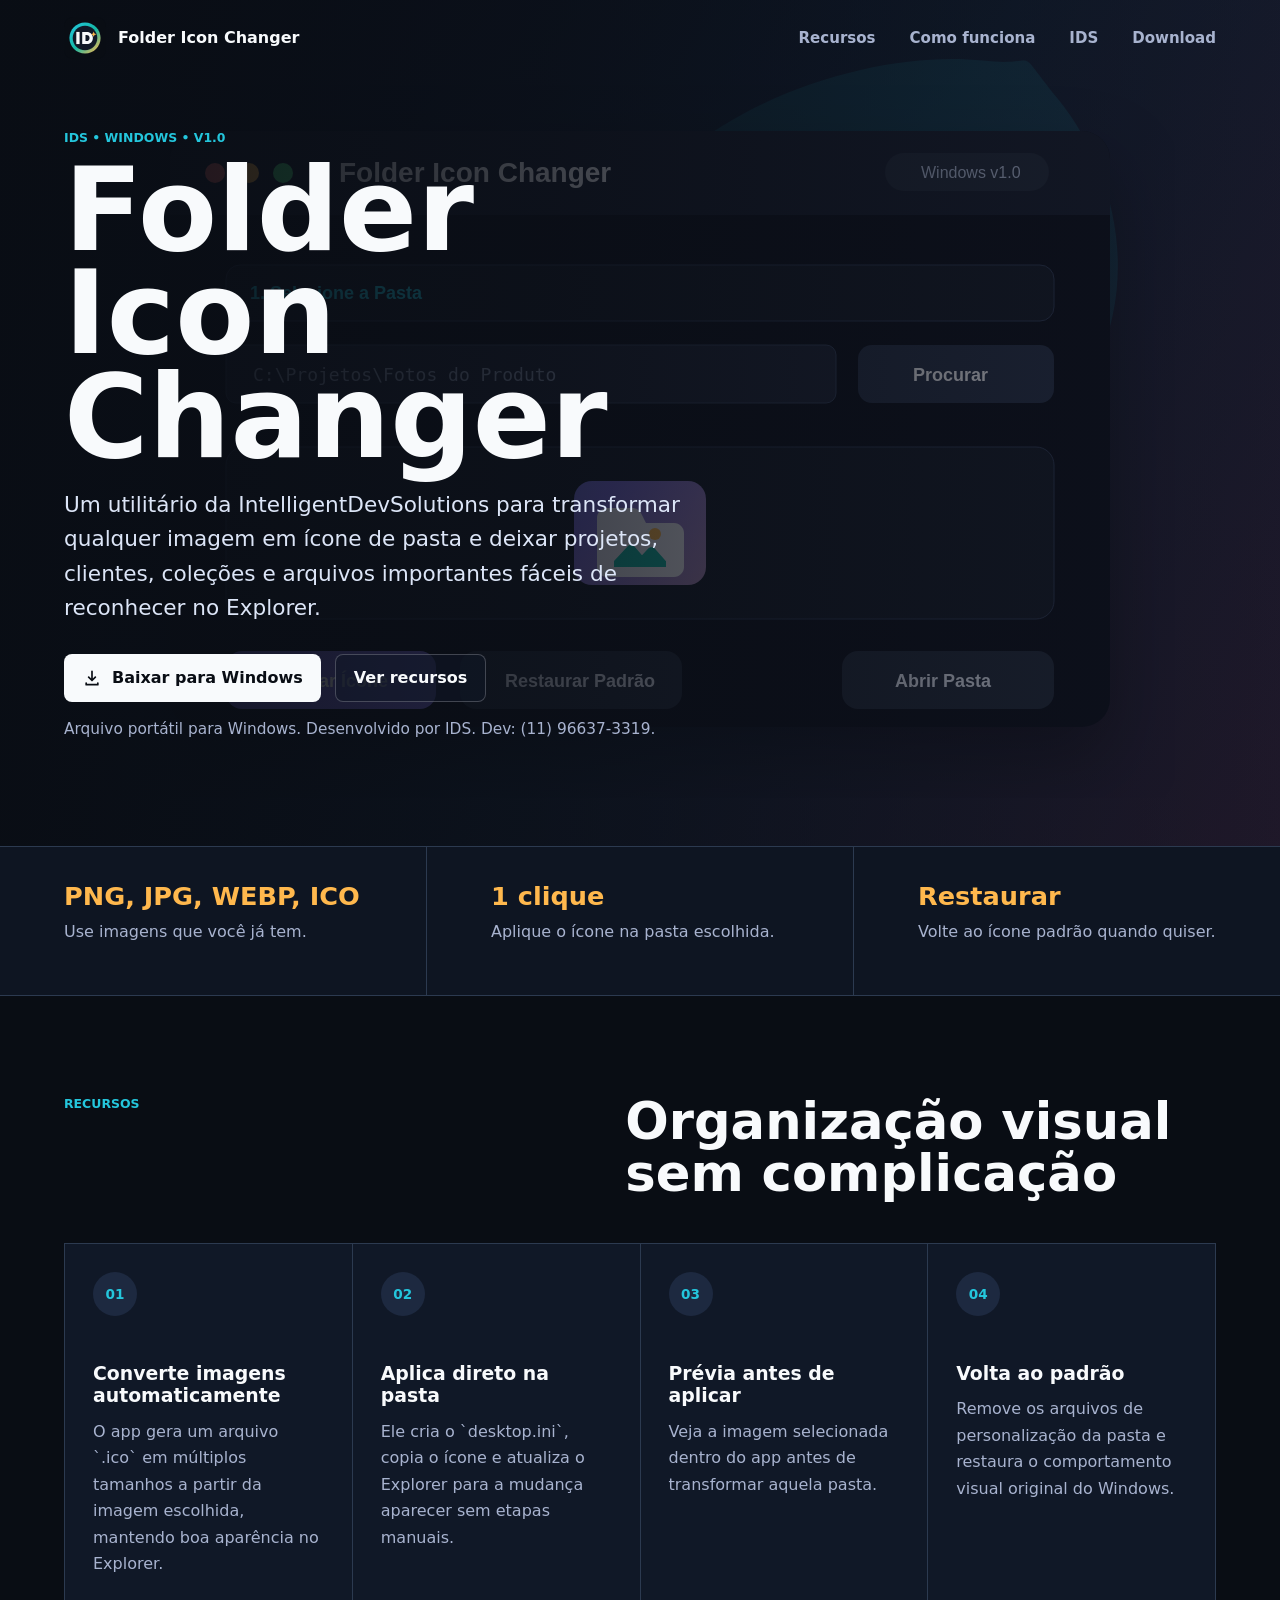
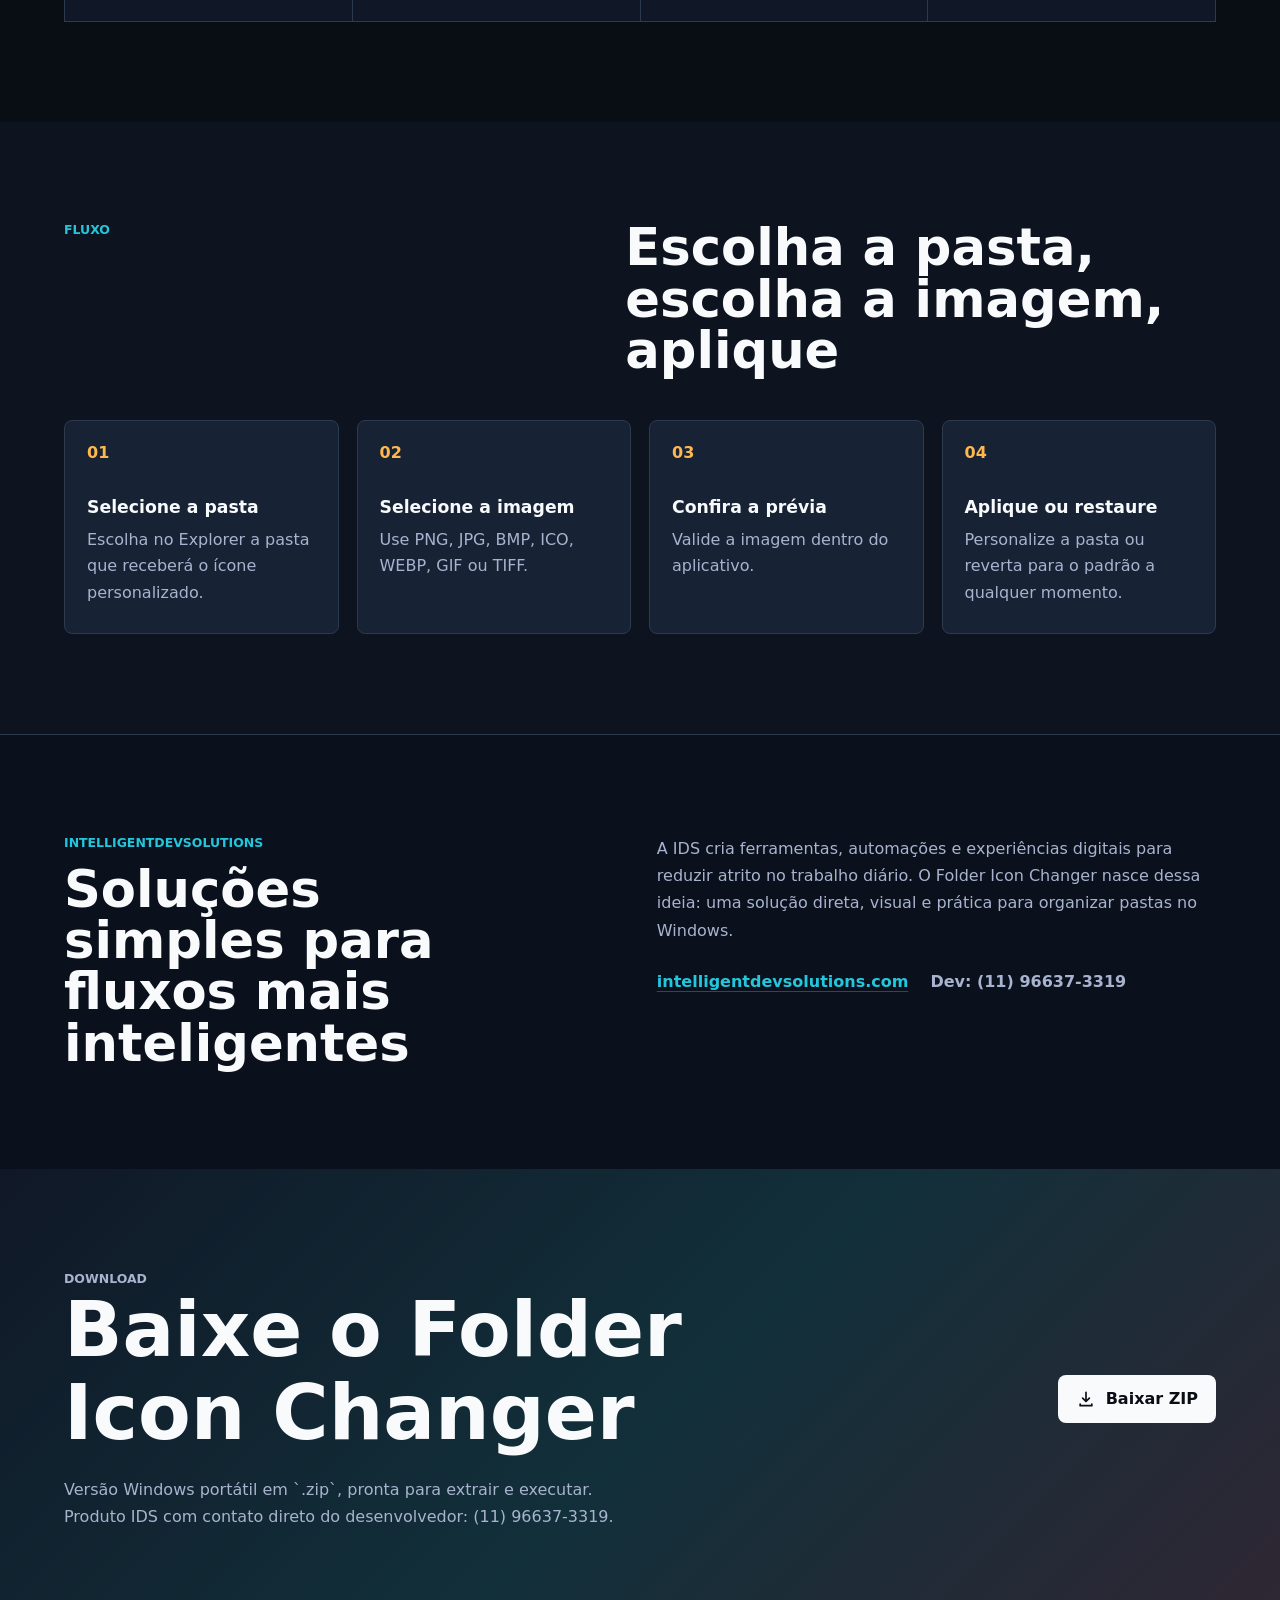
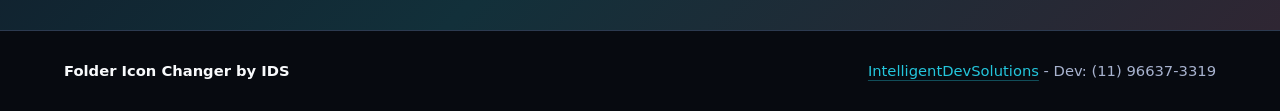
<file: index.html>
<!doctype html>
<html lang="pt-BR">
  <head>
    <meta charset="utf-8">
    <meta name="viewport" content="width=device-width, initial-scale=1">
    <meta http-equiv="refresh" content="0; url=./landing/">
    <title>Folder Icon Changer by IDS</title>
    <link rel="canonical" href="./landing/">
    <script>
      window.location.replace("./landing/");
    </script>
  </head>
  <body>
    <p>
      Redirecionando para
      <a href="./landing/">Folder Icon Changer by IDS</a>.
    </p>
  </body>
</html>
</file>
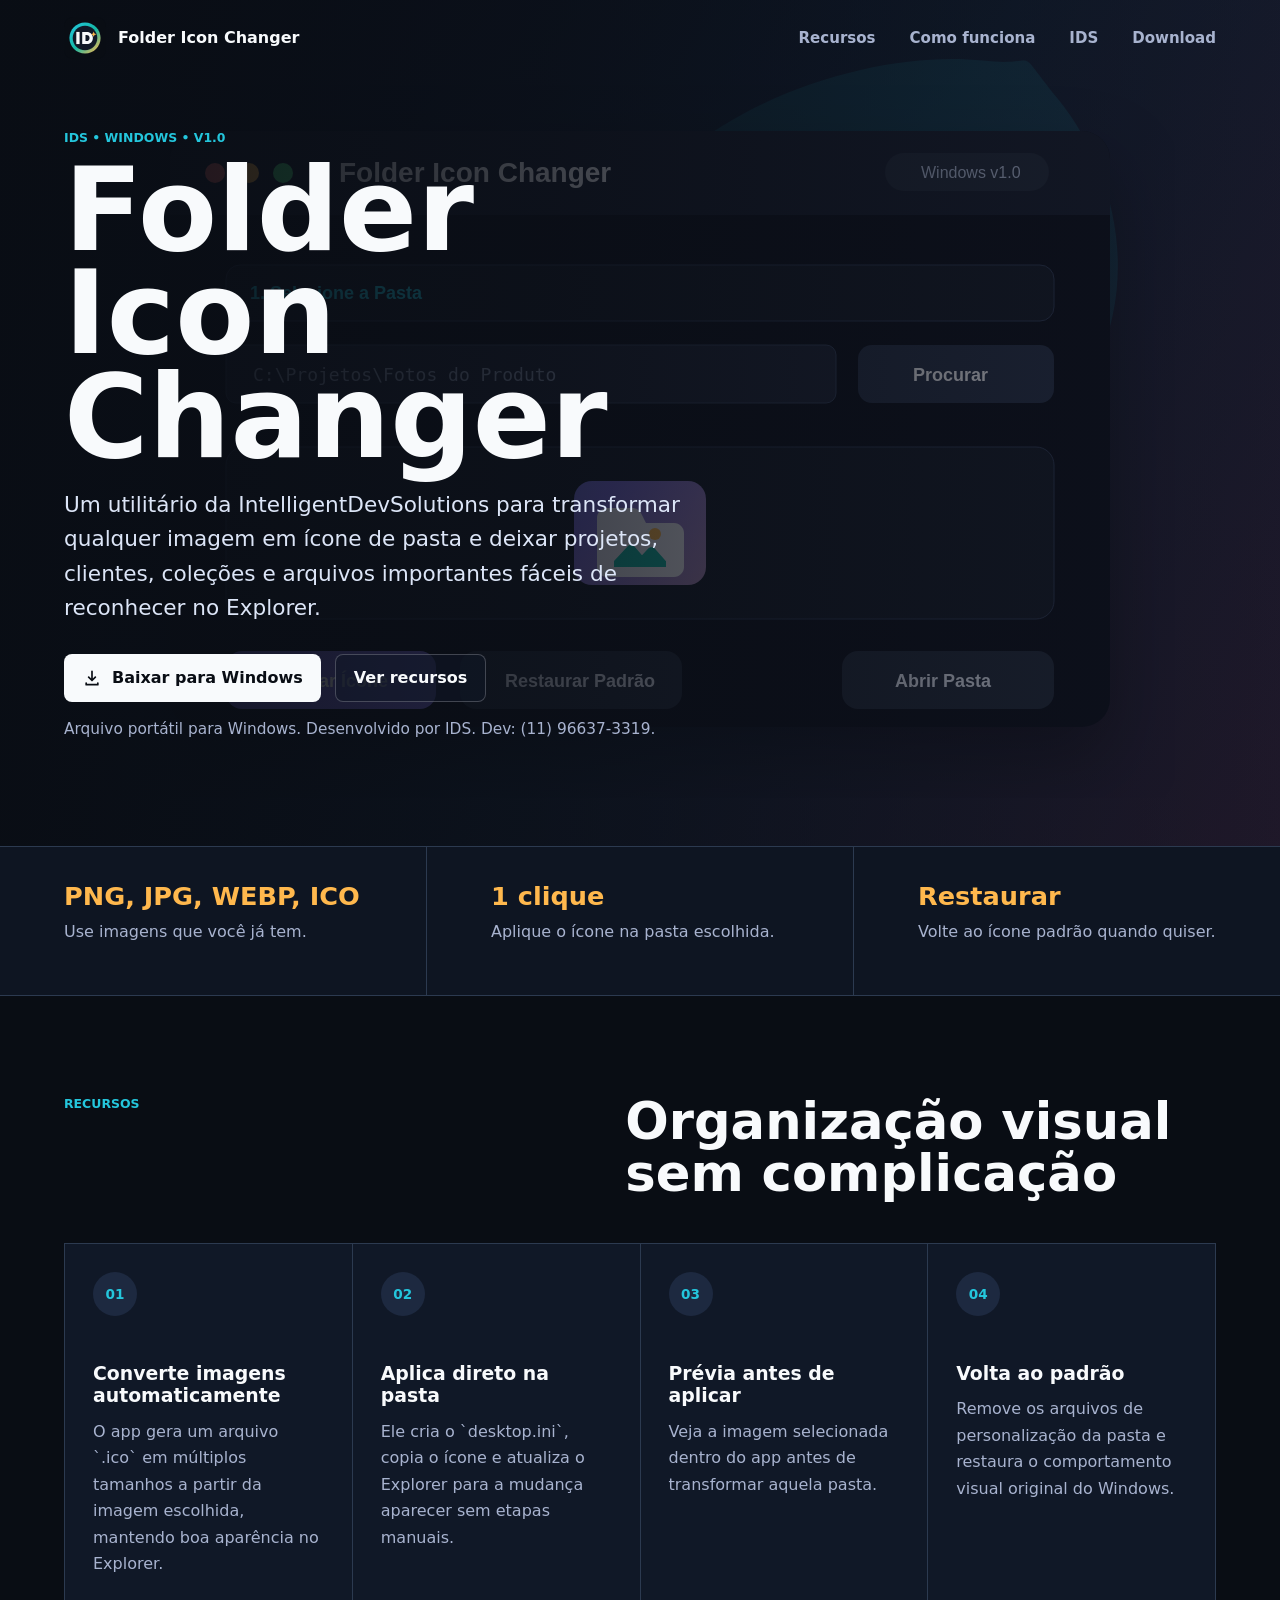
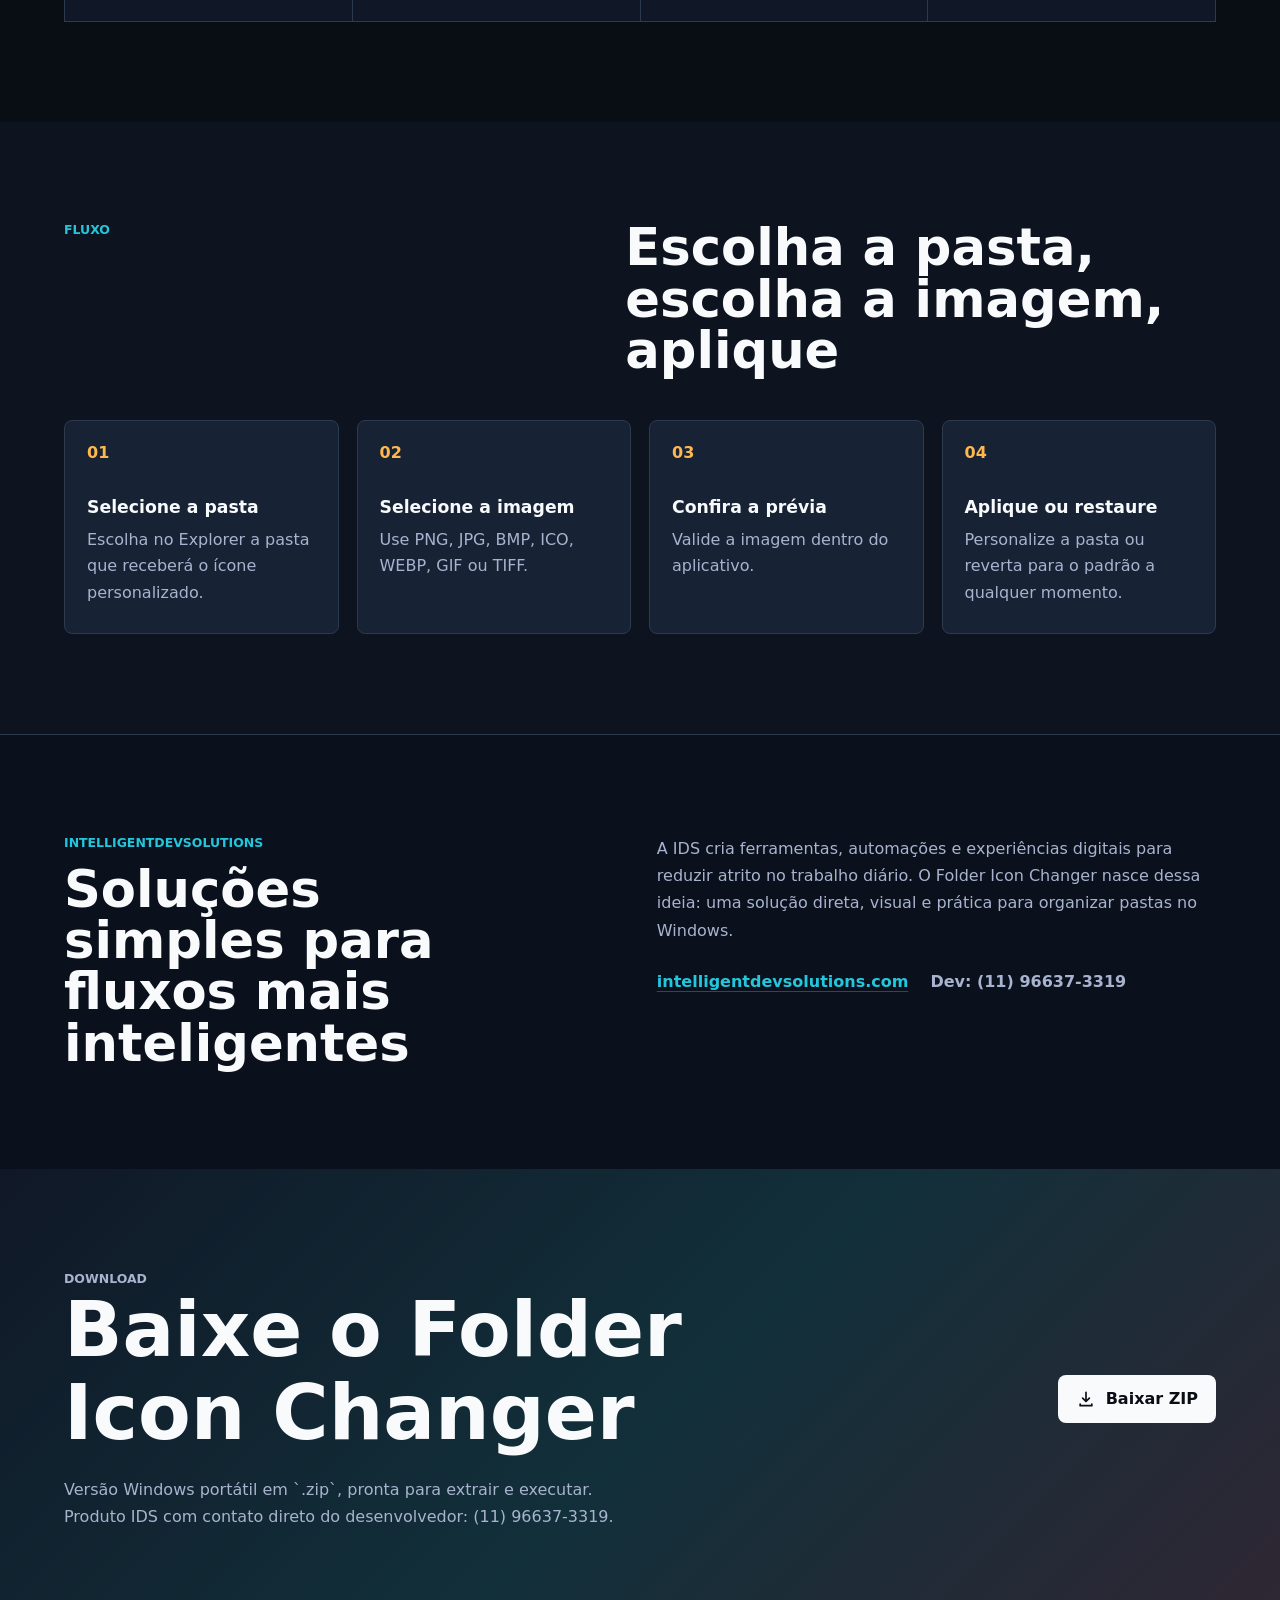
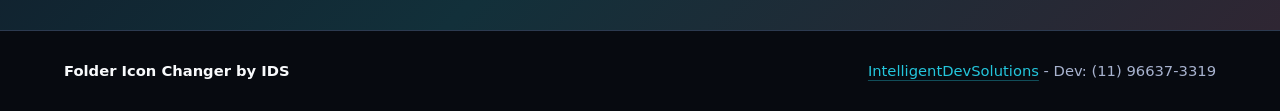
<file: landing/index.html>
<!doctype html>
<html lang="pt-BR">
  <head>
    <meta charset="utf-8">
    <meta name="viewport" content="width=device-width, initial-scale=1">
    <meta name="description" content="Folder Icon Changer é um aplicativo da IDS para trocar ícones de pastas no Windows usando PNG, JPG, WEBP, ICO e outros formatos.">
    <title>Folder Icon Changer by IDS - personalize suas pastas no Windows</title>
    <link rel="icon" href="assets/logo.svg" type="image/svg+xml">
    <link rel="stylesheet" href="styles.css">
  </head>
  <body>
    <header class="site-header" data-elevated="false">
      <a class="brand" href="#top" aria-label="Folder Icon Changer">
        <img src="assets/logo.svg" alt="" width="42" height="42">
        <span>Folder Icon Changer</span>
      </a>
      <nav aria-label="Navegação principal">
        <a href="#features">Recursos</a>
        <a href="#how">Como funciona</a>
        <a href="#ids">IDS</a>
        <a href="#download">Download</a>
      </nav>
    </header>

    <main id="top">
      <section class="hero">
        <div class="hero-media" aria-hidden="true">
          <img src="assets/app-preview.svg" alt="">
        </div>
        <div class="hero-content">
          <p class="eyebrow">IDS • Windows • v1.0</p>
          <h1>Folder Icon Changer</h1>
          <p class="hero-copy">Um utilitário da IntelligentDevSolutions para transformar qualquer imagem em ícone de pasta e deixar projetos, clientes, coleções e arquivos importantes fáceis de reconhecer no Explorer.</p>
          <div class="hero-actions">
            <a class="button primary" href="../dist/FolderIconChanger-Windows-v1.0.zip" download>
              <svg viewBox="0 0 24 24" aria-hidden="true"><path d="M12 3a1 1 0 0 1 1 1v8.59l2.3-2.3a1 1 0 1 1 1.4 1.42l-4 4a1 1 0 0 1-1.4 0l-4-4a1 1 0 1 1 1.4-1.42l2.3 2.3V4a1 1 0 0 1 1-1Zm-7 14a1 1 0 0 1 1 1v1h12v-1a1 1 0 1 1 2 0v2a1 1 0 0 1-1 1H5a1 1 0 0 1-1-1v-2a1 1 0 0 1 1-1Z"/></svg>
              Baixar para Windows
            </a>
            <a class="button secondary" href="#features">Ver recursos</a>
          </div>
          <p class="download-note">Arquivo portátil para Windows. Desenvolvido por IDS. Dev: (11) 96637-3319.</p>
        </div>
      </section>

      <section class="intro" aria-label="Resumo do aplicativo">
        <div>
          <span class="stat">PNG, JPG, WEBP, ICO</span>
          <p>Use imagens que você já tem.</p>
        </div>
        <div>
          <span class="stat">1 clique</span>
          <p>Aplique o ícone na pasta escolhida.</p>
        </div>
        <div>
          <span class="stat">Restaurar</span>
          <p>Volte ao ícone padrão quando quiser.</p>
        </div>
      </section>

      <section class="section" id="features">
        <div class="section-heading">
          <p class="eyebrow">Recursos</p>
          <h2>Organização visual sem complicação</h2>
        </div>
        <div class="feature-grid">
          <article class="feature">
            <span class="feature-icon">01</span>
            <h3>Converte imagens automaticamente</h3>
            <p>O app gera um arquivo `.ico` em múltiplos tamanhos a partir da imagem escolhida, mantendo boa aparência no Explorer.</p>
          </article>
          <article class="feature">
            <span class="feature-icon">02</span>
            <h3>Aplica direto na pasta</h3>
            <p>Ele cria o `desktop.ini`, copia o ícone e atualiza o Explorer para a mudança aparecer sem etapas manuais.</p>
          </article>
          <article class="feature">
            <span class="feature-icon">03</span>
            <h3>Prévia antes de aplicar</h3>
            <p>Veja a imagem selecionada dentro do app antes de transformar aquela pasta.</p>
          </article>
          <article class="feature">
            <span class="feature-icon">04</span>
            <h3>Volta ao padrão</h3>
            <p>Remove os arquivos de personalização da pasta e restaura o comportamento visual original do Windows.</p>
          </article>
        </div>
      </section>

      <section class="walkthrough" id="how">
        <div class="section-heading">
          <p class="eyebrow">Fluxo</p>
          <h2>Escolha a pasta, escolha a imagem, aplique</h2>
        </div>
        <ol class="steps">
          <li><strong>Selecione a pasta</strong><span>Escolha no Explorer a pasta que receberá o ícone personalizado.</span></li>
          <li><strong>Selecione a imagem</strong><span>Use PNG, JPG, BMP, ICO, WEBP, GIF ou TIFF.</span></li>
          <li><strong>Confira a prévia</strong><span>Valide a imagem dentro do aplicativo.</span></li>
          <li><strong>Aplique ou restaure</strong><span>Personalize a pasta ou reverta para o padrão a qualquer momento.</span></li>
        </ol>
      </section>

      <section class="ids-band" id="ids">
        <div>
          <p class="eyebrow">IntelligentDevSolutions</p>
          <h2>Soluções simples para fluxos mais inteligentes</h2>
        </div>
        <div class="ids-copy">
          <p>A IDS cria ferramentas, automações e experiências digitais para reduzir atrito no trabalho diário. O Folder Icon Changer nasce dessa ideia: uma solução direta, visual e prática para organizar pastas no Windows.</p>
          <div class="ids-links">
            <a class="text-link" href="https://intelligentdevsolutions.com/" target="_blank" rel="noopener noreferrer">intelligentdevsolutions.com</a>
            <span>Dev: (11) 96637-3319</span>
          </div>
        </div>
      </section>

      <section class="download" id="download">
        <div>
          <p class="eyebrow">Download</p>
          <h2>Baixe o Folder Icon Changer</h2>
          <p>Versão Windows portátil em `.zip`, pronta para extrair e executar. Produto IDS com contato direto do desenvolvedor: (11) 96637-3319.</p>
        </div>
        <a class="button primary" href="../dist/FolderIconChanger-Windows-v1.0.zip" download>
          <svg viewBox="0 0 24 24" aria-hidden="true"><path d="M12 3a1 1 0 0 1 1 1v8.59l2.3-2.3a1 1 0 1 1 1.4 1.42l-4 4a1 1 0 0 1-1.4 0l-4-4a1 1 0 1 1 1.4-1.42l2.3 2.3V4a1 1 0 0 1 1-1Zm-7 14a1 1 0 0 1 1 1v1h12v-1a1 1 0 1 1 2 0v2a1 1 0 0 1-1 1H5a1 1 0 0 1-1-1v-2a1 1 0 0 1 1-1Z"/></svg>
          Baixar ZIP
        </a>
      </section>
    </main>

    <footer>
      <span>Folder Icon Changer by IDS</span>
      <span><a href="https://intelligentdevsolutions.com/" target="_blank" rel="noopener noreferrer">IntelligentDevSolutions</a> - Dev: (11) 96637-3319</span>
    </footer>

    <script src="script.js"></script>
  </body>
</html>
</file>
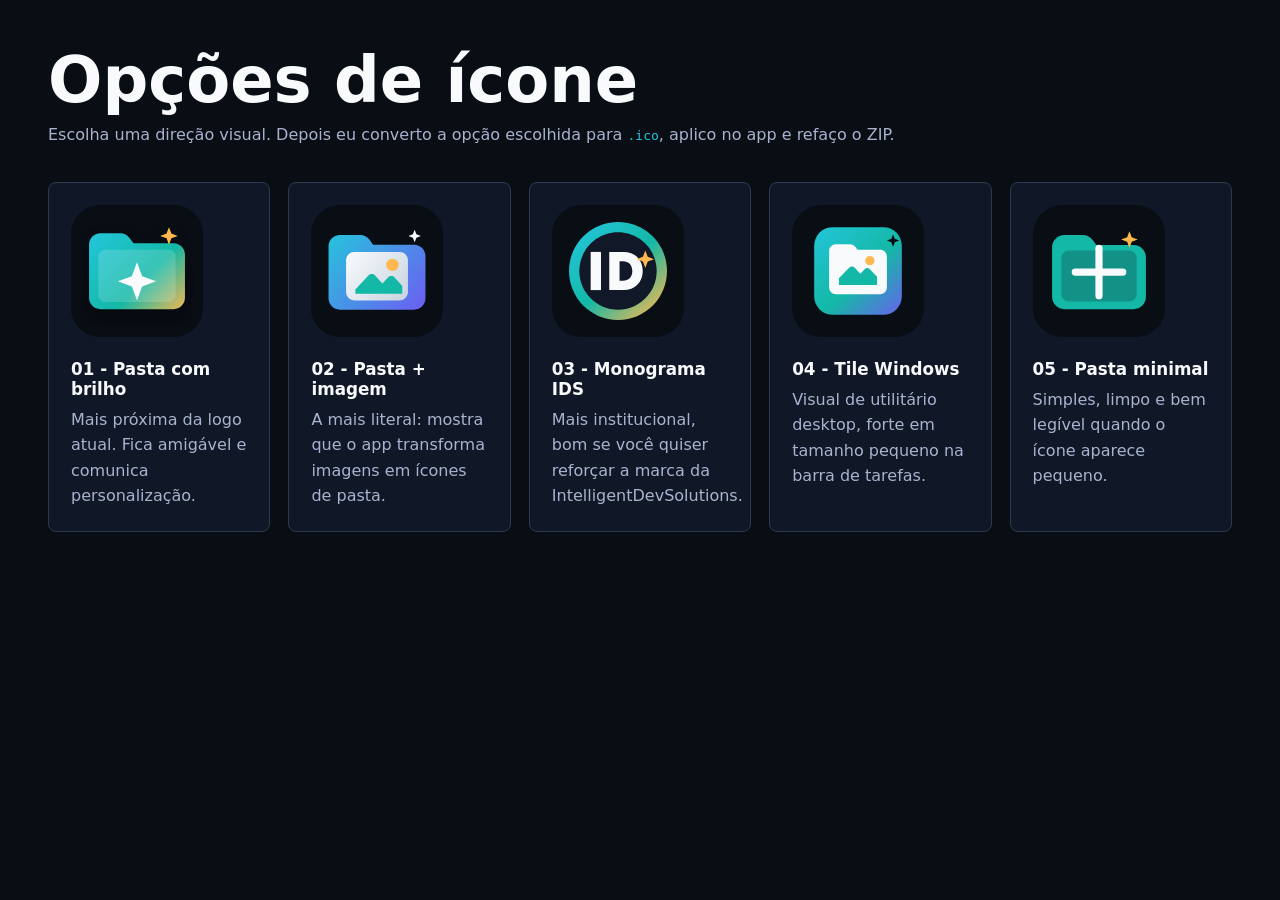
<file: branding/icon-options/index.html>
<!doctype html>
<html lang="pt-BR">
  <head>
    <meta charset="utf-8">
    <meta name="viewport" content="width=device-width, initial-scale=1">
    <title>Opções de ícone - Folder Icon Changer</title>
    <style>
      :root {
        color-scheme: dark;
        font-family: Inter, ui-sans-serif, system-ui, -apple-system, BlinkMacSystemFont, "Segoe UI", sans-serif;
        background: #090d14;
        color: #f8fafc;
      }

      body {
        margin: 0;
        padding: 48px;
      }

      h1 {
        margin: 0 0 10px;
        font-size: clamp(2rem, 5vw, 4rem);
        line-height: 1;
      }

      p {
        margin: 0;
        color: #a8b3cf;
        line-height: 1.6;
      }

      .grid {
        display: grid;
        grid-template-columns: repeat(auto-fit, minmax(210px, 1fr));
        gap: 18px;
        margin-top: 34px;
      }

      article {
        padding: 22px;
        border: 1px solid #2c3a50;
        border-radius: 8px;
        background: #101827;
      }

      img {
        display: block;
        width: 132px;
        height: 132px;
        margin-bottom: 22px;
      }

      h2 {
        margin: 0 0 8px;
        font-size: 1.05rem;
      }

      code {
        color: #24c6dc;
      }
    </style>
  </head>
  <body>
    <h1>Opções de ícone</h1>
    <p>Escolha uma direção visual. Depois eu converto a opção escolhida para <code>.ico</code>, aplico no app e refaço o ZIP.</p>
    <section class="grid">
      <article>
        <img src="option-01-folder-spark.svg" alt="Opção 1">
        <h2>01 - Pasta com brilho</h2>
        <p>Mais próxima da logo atual. Fica amigável e comunica personalização.</p>
      </article>
      <article>
        <img src="option-02-image-folder.svg" alt="Opção 2">
        <h2>02 - Pasta + imagem</h2>
        <p>A mais literal: mostra que o app transforma imagens em ícones de pasta.</p>
      </article>
      <article>
        <img src="option-03-ids-monogram.svg" alt="Opção 3">
        <h2>03 - Monograma IDS</h2>
        <p>Mais institucional, bom se você quiser reforçar a marca da IntelligentDevSolutions.</p>
      </article>
      <article>
        <img src="option-04-windows-tile.svg" alt="Opção 4">
        <h2>04 - Tile Windows</h2>
        <p>Visual de utilitário desktop, forte em tamanho pequeno na barra de tarefas.</p>
      </article>
      <article>
        <img src="option-05-minimal-folder.svg" alt="Opção 5">
        <h2>05 - Pasta minimal</h2>
        <p>Simples, limpo e bem legível quando o ícone aparece pequeno.</p>
      </article>
    </section>
  </body>
</html>
</file>
<file: landing/styles.css>
:root {
  color-scheme: dark;
  --ink: #f8fafc;
  --muted: #a8b3cf;
  --dim: #72809f;
  --bg: #090d14;
  --panel: #101827;
  --panel-2: #172235;
  --line: #2c3a50;
  --violet: #6d5df2;
  --cyan: #24c6dc;
  --teal: #14b8a6;
  --amber: #ffb84d;
  --danger: #f87171;
  font-family: Inter, ui-sans-serif, system-ui, -apple-system, BlinkMacSystemFont, "Segoe UI", sans-serif;
}

* {
  box-sizing: border-box;
}

html {
  scroll-behavior: smooth;
}

body {
  margin: 0;
  min-width: 320px;
  background: #090d14;
  color: var(--ink);
}

a {
  color: inherit;
  text-decoration: none;
}

.site-header {
  position: fixed;
  z-index: 10;
  top: 0;
  left: 0;
  right: 0;
  display: flex;
  align-items: center;
  justify-content: space-between;
  gap: 24px;
  height: 76px;
  padding: 0 clamp(20px, 5vw, 72px);
  transition: background 180ms ease, border-color 180ms ease;
  border-bottom: 1px solid transparent;
}

.site-header[data-elevated="true"] {
  background: rgba(9, 13, 20, 0.9);
  border-color: rgba(168, 179, 207, 0.16);
  backdrop-filter: blur(18px);
}

.brand {
  display: inline-flex;
  align-items: center;
  gap: 12px;
  font-weight: 800;
  white-space: nowrap;
}

.brand img {
  width: 42px;
  height: 42px;
}

nav {
  display: flex;
  align-items: center;
  gap: clamp(12px, 3vw, 34px);
  color: var(--muted);
  font-size: 0.94rem;
  font-weight: 650;
}

nav a:hover {
  color: var(--ink);
}

.hero {
  position: relative;
  min-height: 94vh;
  display: grid;
  align-items: end;
  padding: 116px clamp(20px, 5vw, 72px) 72px;
  overflow: hidden;
  isolation: isolate;
}

.hero::after {
  content: "";
  position: absolute;
  inset: 0;
  z-index: -1;
  background: linear-gradient(90deg, rgba(9, 13, 20, 0.96) 0%, rgba(9, 13, 20, 0.74) 42%, rgba(9, 13, 20, 0.28) 100%);
}

.hero-media {
  position: absolute;
  inset: 0;
  z-index: -2;
}

.hero-media img {
  width: 100%;
  height: 100%;
  object-fit: cover;
  object-position: center right;
  opacity: 0.88;
}

.hero-content {
  width: min(680px, 100%);
  padding-bottom: 4vh;
}

.eyebrow {
  margin: 0 0 14px;
  color: var(--cyan);
  font-size: 0.78rem;
  font-weight: 850;
  letter-spacing: 0;
  text-transform: uppercase;
}

h1,
h2,
h3,
p {
  margin-top: 0;
}

h1 {
  max-width: 11ch;
  margin-bottom: 18px;
  font-size: clamp(3.8rem, 9vw, 7.8rem);
  line-height: 0.9;
  letter-spacing: 0;
}

h2 {
  margin-bottom: 0;
  font-size: clamp(2rem, 4vw, 4.25rem);
  line-height: 1;
  letter-spacing: 0;
}

h3 {
  margin-bottom: 12px;
  font-size: 1.18rem;
  line-height: 1.2;
}

.hero-copy {
  max-width: 60ch;
  margin-bottom: 28px;
  color: #dce5f7;
  font-size: clamp(1.05rem, 2vw, 1.35rem);
  line-height: 1.6;
}

.hero-actions,
.download {
  display: flex;
  align-items: center;
  gap: 14px;
  flex-wrap: wrap;
}

.button {
  display: inline-flex;
  align-items: center;
  justify-content: center;
  min-height: 48px;
  gap: 10px;
  border-radius: 8px;
  padding: 0 18px;
  font-weight: 800;
  line-height: 1;
  transition: transform 160ms ease, background 160ms ease, border-color 160ms ease;
}

.button:hover {
  transform: translateY(-2px);
}

.button svg {
  width: 20px;
  height: 20px;
  fill: currentColor;
  flex: 0 0 auto;
}

.primary {
  background: var(--ink);
  color: #090d14;
}

.secondary {
  border: 1px solid rgba(248, 250, 252, 0.22);
  color: var(--ink);
  background: rgba(16, 24, 39, 0.58);
}

.download-note {
  margin: 18px 0 0;
  color: var(--muted);
  font-size: 0.96rem;
}

.intro {
  display: grid;
  grid-template-columns: repeat(3, minmax(0, 1fr));
  gap: 1px;
  background: var(--line);
  border-top: 1px solid var(--line);
  border-bottom: 1px solid var(--line);
}

.intro > div {
  min-height: 142px;
  padding: 34px clamp(20px, 5vw, 72px);
  background: #0e1522;
}

.stat {
  display: block;
  margin-bottom: 8px;
  color: var(--amber);
  font-size: clamp(1.35rem, 2vw, 2rem);
  font-weight: 850;
}

.intro p,
.feature p,
.steps span,
.download p,
footer {
  color: var(--muted);
  line-height: 1.65;
}

.section,
.walkthrough,
.ids-band,
.download {
  padding: 100px clamp(20px, 5vw, 72px);
}

.section-heading {
  display: grid;
  grid-template-columns: minmax(0, 0.82fr) minmax(240px, 1fr);
  gap: clamp(24px, 6vw, 80px);
  align-items: end;
  margin-bottom: 44px;
}

.section-heading .eyebrow {
  align-self: start;
}

.feature-grid {
  display: grid;
  grid-template-columns: repeat(4, minmax(0, 1fr));
  border-top: 1px solid var(--line);
  border-left: 1px solid var(--line);
}

.feature {
  min-height: 276px;
  padding: 28px;
  background: var(--panel);
  border-right: 1px solid var(--line);
  border-bottom: 1px solid var(--line);
}

.feature-icon {
  display: inline-grid;
  place-items: center;
  width: 44px;
  height: 44px;
  margin-bottom: 46px;
  border-radius: 50%;
  background: #1d2940;
  color: var(--cyan);
  font-size: 0.85rem;
  font-weight: 900;
}

.walkthrough {
  background: #0d1420;
}

.steps {
  display: grid;
  grid-template-columns: repeat(4, minmax(0, 1fr));
  gap: 18px;
  padding: 0;
  margin: 0;
  list-style: none;
  counter-reset: step;
}

.steps li {
  position: relative;
  min-height: 214px;
  padding: 76px 22px 24px;
  background: var(--panel-2);
  border: 1px solid var(--line);
  border-radius: 8px;
  counter-increment: step;
}

.steps li::before {
  content: counter(step, decimal-leading-zero);
  position: absolute;
  top: 22px;
  left: 22px;
  color: var(--amber);
  font-weight: 900;
}

.steps strong,
.steps span {
  display: block;
}

.steps strong {
  margin-bottom: 10px;
  font-size: 1.08rem;
}

.ids-band {
  display: grid;
  grid-template-columns: minmax(0, 0.9fr) minmax(280px, 1fr);
  gap: clamp(28px, 7vw, 92px);
  align-items: start;
  background: #0a111c;
  border-top: 1px solid var(--line);
}

.ids-band h2 {
  max-width: 12ch;
}

.ids-copy {
  max-width: 680px;
  color: var(--muted);
  line-height: 1.7;
}

.ids-links {
  display: flex;
  flex-wrap: wrap;
  gap: 14px 22px;
  margin-top: 24px;
  font-weight: 800;
}

.text-link,
footer a {
  color: var(--cyan);
  text-decoration: underline;
  text-decoration-color: rgba(36, 198, 220, 0.36);
  text-underline-offset: 4px;
}

.text-link:hover,
footer a:hover {
  color: var(--ink);
}

.download {
  justify-content: space-between;
  background: linear-gradient(135deg, #101827 0%, #12303a 52%, #2f2633 100%);
}

.download > div {
  max-width: 680px;
}

.download h2 {
  max-width: 12ch;
  margin-bottom: 22px;
  font-size: clamp(2.8rem, 6vw, 4.9rem);
  line-height: 1.08;
}

.download p {
  max-width: 58ch;
  margin-bottom: 0;
}

footer {
  display: flex;
  justify-content: space-between;
  gap: 18px;
  padding: 28px clamp(20px, 5vw, 72px);
  background: #070a10;
  border-top: 1px solid var(--line);
  font-size: 0.92rem;
}

footer span:first-child {
  color: var(--ink);
  font-weight: 800;
}

@media (max-width: 960px) {
  .section-heading,
  .feature-grid,
  .steps,
  .intro {
    grid-template-columns: 1fr 1fr;
  }

  .hero::after {
    background: linear-gradient(180deg, rgba(9, 13, 20, 0.72), rgba(9, 13, 20, 0.97));
  }
}

@media (max-width: 680px) {
  .site-header {
    height: auto;
    min-height: 70px;
    align-items: flex-start;
    padding-top: 14px;
    padding-bottom: 14px;
  }

  .brand span {
    max-width: 118px;
    white-space: normal;
    line-height: 1.05;
  }

  nav {
    gap: 10px;
    font-size: 0.82rem;
    flex-wrap: wrap;
    justify-content: flex-end;
  }

  .hero {
    min-height: 92vh;
    padding-top: 130px;
    padding-bottom: 48px;
  }

  h1 {
    font-size: clamp(3.4rem, 18vw, 5.8rem);
  }

  .section-heading,
  .feature-grid,
  .steps,
  .intro {
    grid-template-columns: 1fr;
  }

  .section,
  .walkthrough,
  .ids-band,
  .download {
    padding-top: 72px;
    padding-bottom: 72px;
  }

  .ids-band {
    grid-template-columns: 1fr;
  }

  .download {
    align-items: flex-start;
  }

  .download h2 {
    max-width: 11ch;
    font-size: clamp(2.75rem, 15vw, 4.5rem);
  }

  footer {
    flex-direction: column;
  }
}
</file>
